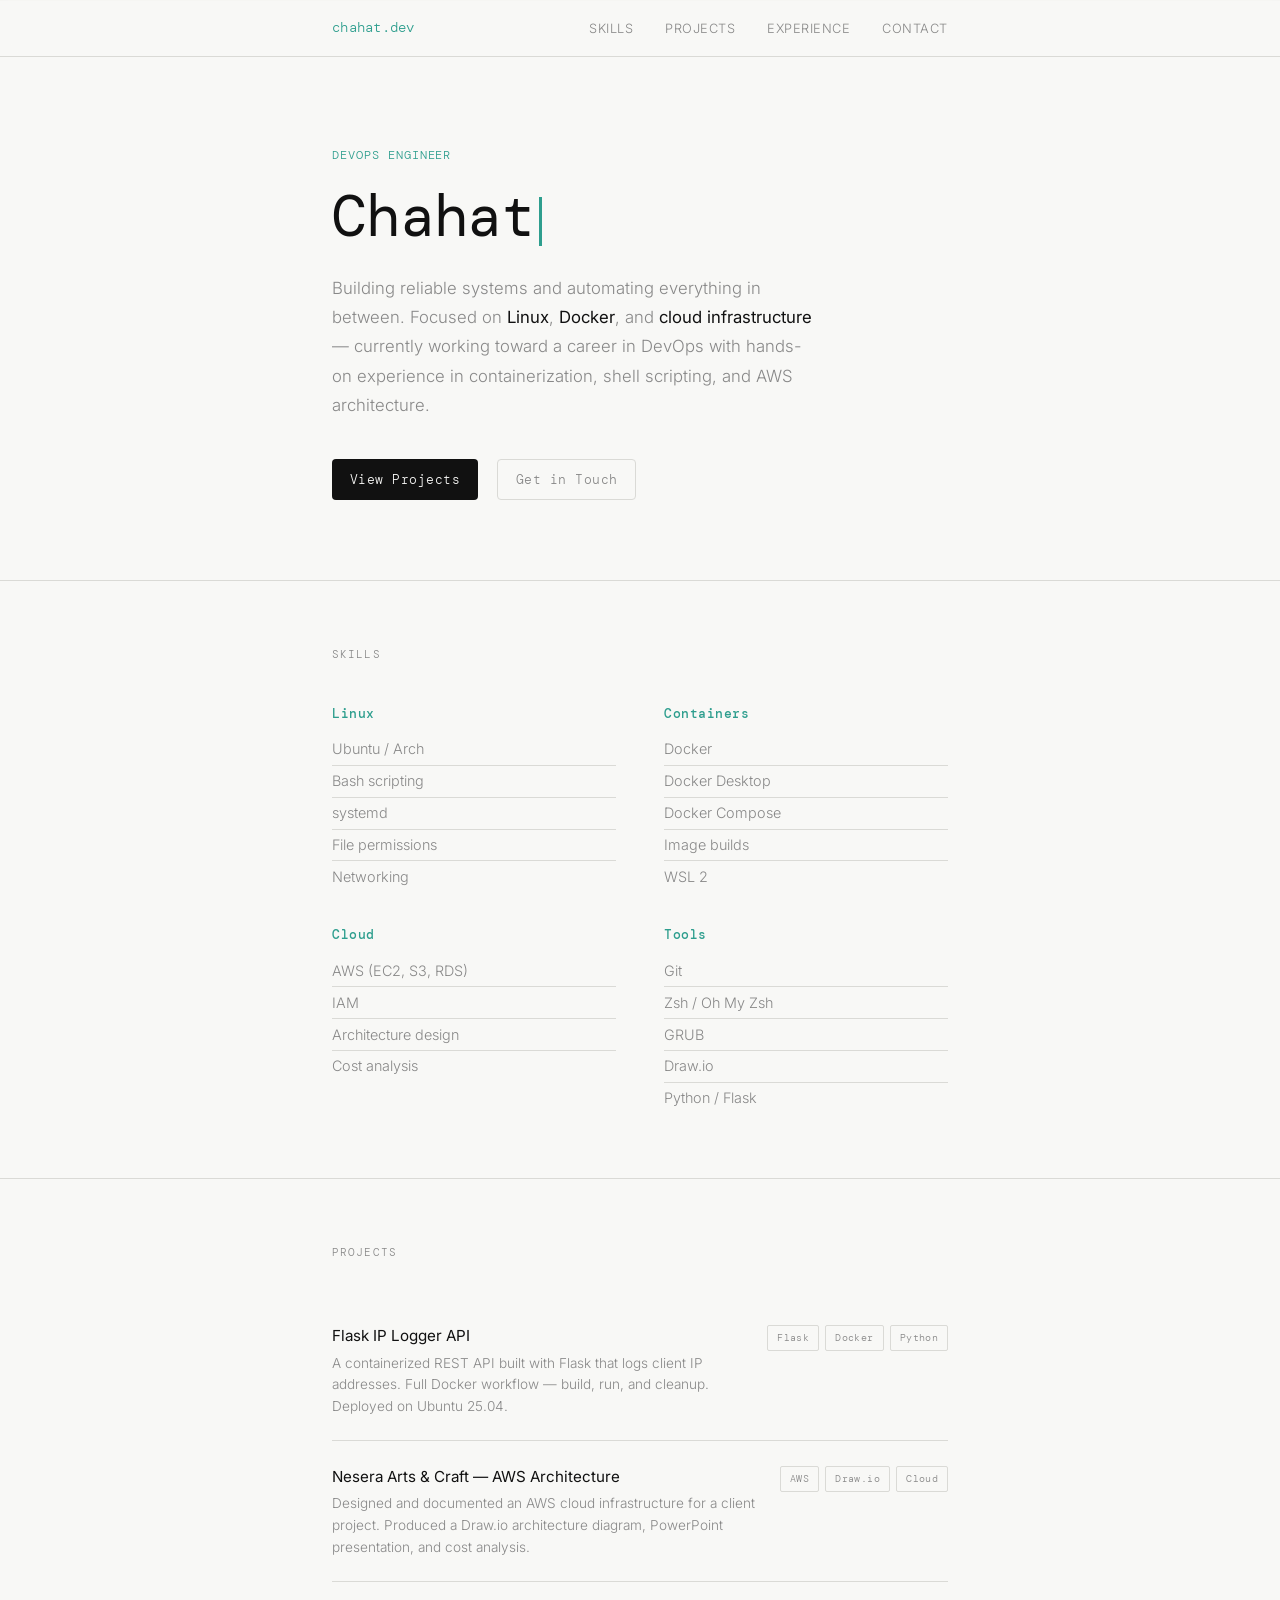
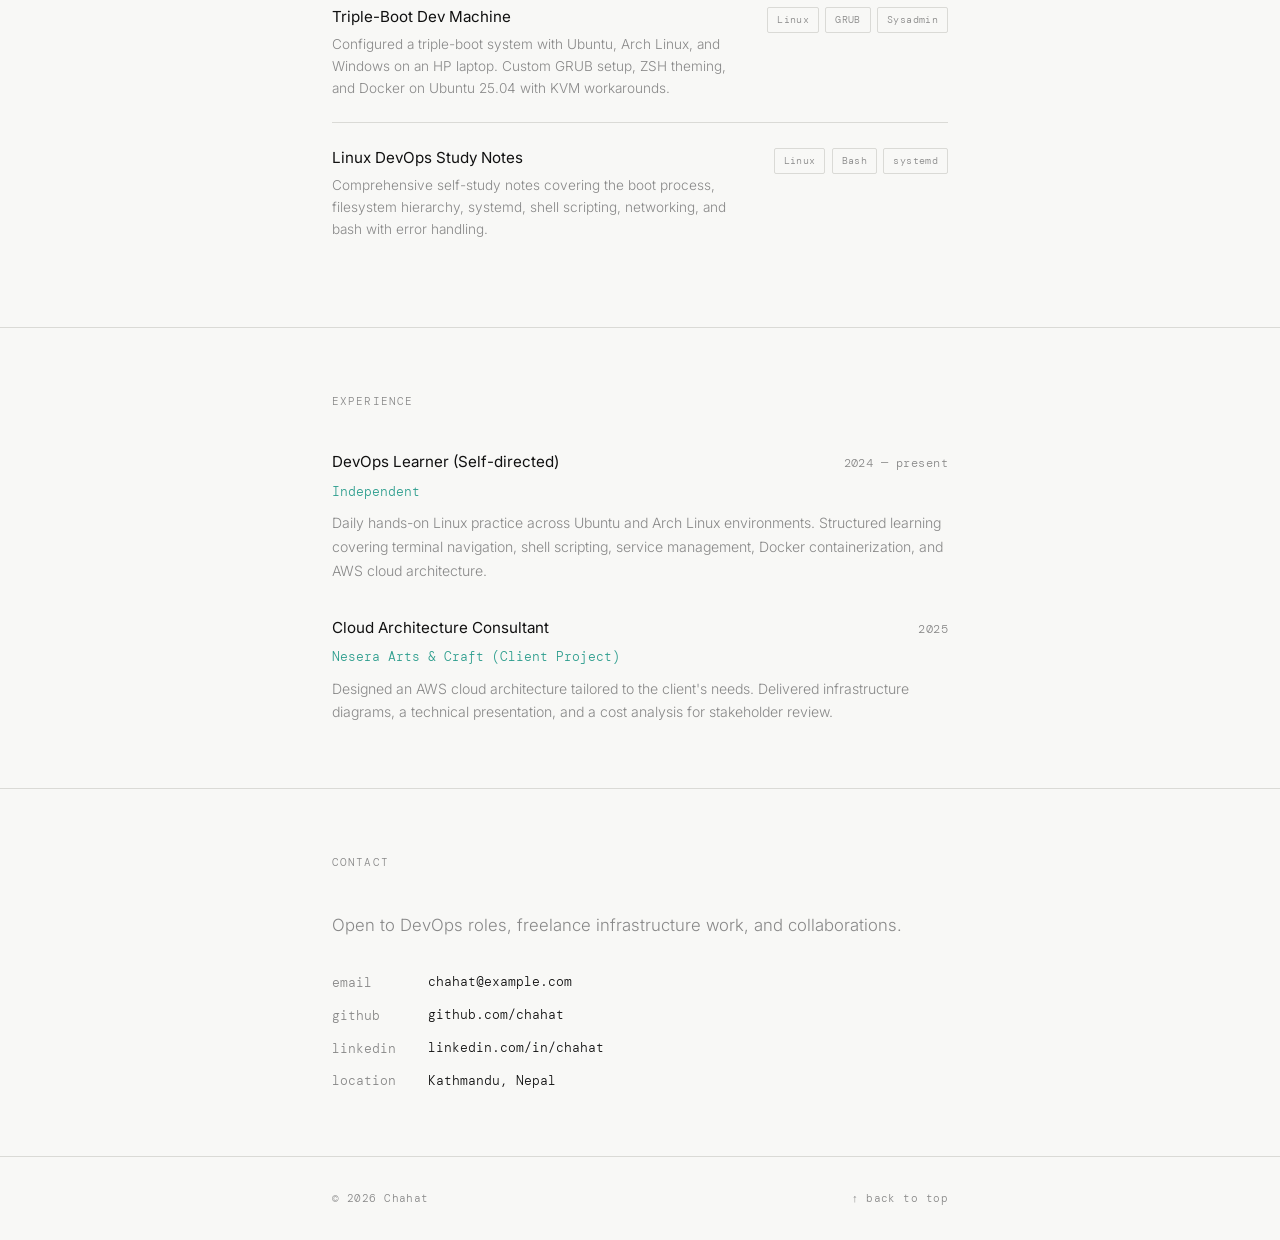
<file: index.html>
<!doctype html>
<html lang="en">
  <head>
    <meta charset="UTF-8" />
    <meta name="viewport" content="width=device-width, initial-scale=1.0" />
    <title>Chahat — DevOps Engineer</title>
    <link rel="preconnect" href="https://fonts.googleapis.com" />
    <link rel="preconnect" href="https://fonts.gstatic.com" crossorigin />
    <link
      href="https://fonts.googleapis.com/css2?family=DM+Mono:wght@300;400;500&family=Inter:wght@300;400;500&display=swap"
      rel="stylesheet"
    />

    <style>
      *,
      *::before,
      *::after {
        box-sizing: border-box;
        margin: 0;
        padding: 0;
      }

      :root {
        --bg: #f8f8f6;
        --ink: #111111;
        --mid: #888888;
        --faint: #dadad6;
        --accent: #2e9e8e;
        --mono: "DM Mono", monospace;
        --sans: "Inter", sans-serif;
      }

      html {
        font-size: 16px;
        scroll-behavior: smooth;
      }

      body {
        background: var(--bg);
        color: var(--ink);
        font-family: var(--sans);
        font-weight: 300;
        line-height: 1.7;
        -webkit-font-smoothing: antialiased;
      }

      /* ── Layout ── */
      .container {
        max-width: 680px;
        margin: 0 auto;
        padding: 0 2rem;
      }

      /* ── Nav ── */
      nav {
        position: fixed;
        top: 0;
        left: 0;
        right: 0;
        z-index: 100;
        background: rgba(248, 248, 246, 0.85);
        backdrop-filter: blur(8px);
        border-bottom: 1px solid var(--faint);
      }

      nav .container {
        display: flex;
        align-items: center;
        justify-content: space-between;
        height: 56px;
      }

      .nav-logo {
        font-family: var(--mono);
        font-size: 0.85rem;
        color: var(--accent);
        text-decoration: none;
        letter-spacing: 0.02em;
      }

      .nav-links {
        display: flex;
        gap: 2rem;
        list-style: none;
      }

      .nav-links a {
        font-size: 0.8rem;
        color: var(--mid);
        text-decoration: none;
        letter-spacing: 0.04em;
        text-transform: uppercase;
        transition: color 0.2s;
      }

      .nav-links a:hover {
        color: var(--ink);
      }

      /* ── Hero ── */
      #hero {
        padding: 9rem 0 5rem;
      }

      .eyebrow {
        font-family: var(--mono);
        font-size: 0.75rem;
        color: var(--accent);
        letter-spacing: 0.08em;
        text-transform: uppercase;
        margin-bottom: 1.2rem;
      }

      h1 {
        font-family: var(--mono);
        font-size: clamp(2.4rem, 6vw, 3.6rem);
        font-weight: 400;
        line-height: 1.1;
        letter-spacing: -0.02em;
        margin-bottom: 1.6rem;
      }

      /* Signature element — blinking cursor */
      .cursor {
        display: inline-block;
        width: 3px;
        height: 0.85em;
        background: var(--accent);
        vertical-align: middle;
        margin-left: 4px;
        animation: blink 1.1s step-end infinite;
      }

      @keyframes blink {
        0%,
        100% {
          opacity: 1;
        }
        50% {
          opacity: 0;
        }
      }

      .hero-bio {
        font-size: 1.05rem;
        color: var(--mid);
        max-width: 480px;
        margin-bottom: 2.4rem;
        line-height: 1.75;
      }

      .hero-bio strong {
        color: var(--ink);
        font-weight: 400;
      }

      .hero-links {
        display: flex;
        gap: 1.2rem;
        flex-wrap: wrap;
      }

      .btn {
        display: inline-flex;
        align-items: center;
        gap: 0.4rem;
        font-family: var(--mono);
        font-size: 0.8rem;
        letter-spacing: 0.04em;
        padding: 0.55rem 1.1rem;
        border-radius: 4px;
        text-decoration: none;
        transition: all 0.2s;
      }

      .btn-primary {
        background: var(--ink);
        color: var(--bg);
      }

      .btn-primary:hover {
        background: var(--accent);
      }

      .btn-ghost {
        border: 1px solid var(--faint);
        color: var(--mid);
      }

      .btn-ghost:hover {
        border-color: var(--ink);
        color: var(--ink);
      }

      /* ── Section shared ── */
      section {
        padding: 4rem 0;
        border-top: 1px solid var(--faint);
      }

      .section-label {
        font-family: var(--mono);
        font-size: 0.7rem;
        letter-spacing: 0.1em;
        text-transform: uppercase;
        color: var(--mid);
        margin-bottom: 2.4rem;
      }

      /* ── Skills ── */
      .skills-grid {
        display: grid;
        grid-template-columns: repeat(auto-fill, minmax(200px, 1fr));
        gap: 2rem 3rem;
      }

      .skill-group h3 {
        font-family: var(--mono);
        font-size: 0.8rem;
        font-weight: 500;
        color: var(--accent);
        margin-bottom: 0.6rem;
        letter-spacing: 0.04em;
      }

      .skill-group ul {
        list-style: none;
      }

      .skill-group ul li {
        font-size: 0.9rem;
        color: var(--mid);
        padding: 0.2rem 0;
        border-bottom: 1px solid var(--faint);
      }

      .skill-group ul li:last-child {
        border-bottom: none;
      }

      /* ── Projects ── */
      .project-list {
        display: flex;
        flex-direction: column;
        gap: 0;
      }

      .project-item {
        display: grid;
        grid-template-columns: 1fr auto;
        align-items: start;
        gap: 1rem;
        padding: 1.4rem 0;
        border-bottom: 1px solid var(--faint);
        cursor: default;
        transition: padding-left 0.2s;
      }

      .project-item:last-child {
        border-bottom: none;
      }
      .project-item:hover {
        padding-left: 0.5rem;
      }

      .project-name {
        font-size: 0.95rem;
        font-weight: 400;
        margin-bottom: 0.25rem;
      }

      .project-desc {
        font-size: 0.85rem;
        color: var(--mid);
        line-height: 1.6;
      }

      .project-tags {
        display: flex;
        gap: 0.4rem;
        flex-wrap: wrap;
        justify-content: flex-end;
        padding-top: 0.15rem;
      }

      .tag {
        font-family: var(--mono);
        font-size: 0.65rem;
        letter-spacing: 0.04em;
        padding: 0.2rem 0.55rem;
        border: 1px solid var(--faint);
        border-radius: 2px;
        color: var(--mid);
        white-space: nowrap;
      }

      /* ── Experience ── */
      .experience-list {
        display: flex;
        flex-direction: column;
        gap: 2rem;
      }

      .exp-item {
      }

      .exp-header {
        display: flex;
        justify-content: space-between;
        align-items: baseline;
        margin-bottom: 0.35rem;
        flex-wrap: wrap;
        gap: 0.5rem;
      }

      .exp-role {
        font-size: 0.95rem;
        font-weight: 400;
      }

      .exp-period {
        font-family: var(--mono);
        font-size: 0.72rem;
        color: var(--mid);
        letter-spacing: 0.04em;
      }

      .exp-company {
        font-size: 0.82rem;
        color: var(--accent);
        margin-bottom: 0.5rem;
        font-family: var(--mono);
      }

      .exp-desc {
        font-size: 0.88rem;
        color: var(--mid);
        line-height: 1.7;
      }

      /* ── Contact ── */
      #contact {
        border-bottom: 1px solid var(--faint);
      }

      .contact-line {
        font-size: 1.05rem;
        color: var(--mid);
        margin-bottom: 2rem;
      }

      .contact-links {
        display: flex;
        flex-direction: column;
        gap: 0.6rem;
      }

      .contact-row {
        display: flex;
        align-items: center;
        gap: 1rem;
        font-family: var(--mono);
        font-size: 0.82rem;
      }

      .contact-key {
        color: var(--mid);
        min-width: 80px;
      }

      .contact-val {
        color: var(--ink);
        text-decoration: none;
        border-bottom: 1px solid transparent;
        transition:
          border-color 0.2s,
          color 0.2s;
      }

      .contact-val:hover {
        color: var(--accent);
        border-color: var(--accent);
      }

      /* ── Footer ── */
      footer {
        padding: 2rem 0;
      }

      footer .container {
        display: flex;
        justify-content: space-between;
        align-items: center;
        flex-wrap: wrap;
        gap: 0.5rem;
      }

      .footer-copy {
        font-family: var(--mono);
        font-size: 0.7rem;
        color: var(--mid);
        letter-spacing: 0.04em;
      }

      .footer-back {
        font-family: var(--mono);
        font-size: 0.7rem;
        color: var(--mid);
        text-decoration: none;
        letter-spacing: 0.04em;
        transition: color 0.2s;
      }

      .footer-back:hover {
        color: var(--accent);
      }

      /* ── Scroll reveal ── */
      .reveal {
        opacity: 0;
        transform: translateY(18px);
        transition:
          opacity 0.5s ease,
          transform 0.5s ease;
      }

      .reveal.visible {
        opacity: 1;
        transform: translateY(0);
      }

      /* ── Mobile ── */
      @media (max-width: 560px) {
        .nav-links {
          gap: 1.2rem;
        }
        .skills-grid {
          grid-template-columns: 1fr 1fr;
          gap: 1.5rem 1.5rem;
        }
        .project-item {
          grid-template-columns: 1fr;
        }
        .project-tags {
          justify-content: flex-start;
        }
        footer .container {
          flex-direction: column;
          align-items: flex-start;
        }
      }

      @media (prefers-reduced-motion: reduce) {
        .cursor {
          animation: none;
        }
        .reveal {
          opacity: 1;
          transform: none;
          transition: none;
        }
      }
    </style>
  </head>
  <body>
    <!-- ── Nav ── -->
    <nav>
      <div class="container">
        <a href="#hero" class="nav-logo">chahat.dev</a>
        <ul class="nav-links">
          <li><a href="#skills">Skills</a></li>
          <li><a href="#projects">Projects</a></li>
          <li><a href="#experience">Experience</a></li>
          <li><a href="#contact">Contact</a></li>
        </ul>
      </div>
    </nav>

    <!-- ── Hero ── -->
    <section id="hero">
      <div class="container">
        <p class="eyebrow">DevOps Engineer</p>
        <h1>Chahat<span class="cursor"></span></h1>
        <p class="hero-bio">
          Building reliable systems and automating everything in between.
          Focused on <strong>Linux</strong>, <strong>Docker</strong>, and
          <strong>cloud infrastructure</strong> — currently working toward a
          career in DevOps with hands-on experience in containerization, shell
          scripting, and AWS architecture.
        </p>
        <div class="hero-links">
          <a href="#projects" class="btn btn-primary">View Projects</a>
          <a href="#contact" class="btn btn-ghost">Get in Touch</a>
        </div>
      </div>
    </section>

    <!-- ── Skills ── -->
    <section id="skills">
      <div class="container reveal">
        <p class="section-label">Skills</p>
        <div class="skills-grid">
          <div class="skill-group">
            <h3>Linux</h3>
            <ul>
              <li>Ubuntu / Arch</li>
              <li>Bash scripting</li>
              <li>systemd</li>
              <li>File permissions</li>
              <li>Networking</li>
            </ul>
          </div>
          <div class="skill-group">
            <h3>Containers</h3>
            <ul>
              <li>Docker</li>
              <li>Docker Desktop</li>
              <li>Docker Compose</li>
              <li>Image builds</li>
              <li>WSL 2</li>
            </ul>
          </div>
          <div class="skill-group">
            <h3>Cloud</h3>
            <ul>
              <li>AWS (EC2, S3, RDS)</li>
              <li>IAM</li>
              <li>Architecture design</li>
              <li>Cost analysis</li>
            </ul>
          </div>
          <div class="skill-group">
            <h3>Tools</h3>
            <ul>
              <li>Git</li>
              <li>Zsh / Oh My Zsh</li>
              <li>GRUB</li>
              <li>Draw.io</li>
              <li>Python / Flask</li>
            </ul>
          </div>
        </div>
      </div>
    </section>

    <!-- ── Projects ── -->
    <section id="projects">
      <div class="container reveal">
        <p class="section-label">Projects</p>
        <div class="project-list">
          <div class="project-item">
            <div>
              <p class="project-name">Flask IP Logger API</p>
              <p class="project-desc">
                A containerized REST API built with Flask that logs client IP
                addresses. Full Docker workflow — build, run, and cleanup.
                Deployed on Ubuntu 25.04.
              </p>
            </div>
            <div class="project-tags">
              <span class="tag">Flask</span>
              <span class="tag">Docker</span>
              <span class="tag">Python</span>
            </div>
          </div>

          <div class="project-item">
            <div>
              <p class="project-name">Nesera Arts & Craft — AWS Architecture</p>
              <p class="project-desc">
                Designed and documented an AWS cloud infrastructure for a client
                project. Produced a Draw.io architecture diagram, PowerPoint
                presentation, and cost analysis.
              </p>
            </div>
            <div class="project-tags">
              <span class="tag">AWS</span>
              <span class="tag">Draw.io</span>
              <span class="tag">Cloud</span>
            </div>
          </div>

          <div class="project-item">
            <div>
              <p class="project-name">Triple-Boot Dev Machine</p>
              <p class="project-desc">
                Configured a triple-boot system with Ubuntu, Arch Linux, and
                Windows on an HP laptop. Custom GRUB setup, ZSH theming, and
                Docker on Ubuntu 25.04 with KVM workarounds.
              </p>
            </div>
            <div class="project-tags">
              <span class="tag">Linux</span>
              <span class="tag">GRUB</span>
              <span class="tag">Sysadmin</span>
            </div>
          </div>

          <div class="project-item">
            <div>
              <p class="project-name">Linux DevOps Study Notes</p>
              <p class="project-desc">
                Comprehensive self-study notes covering the boot process,
                filesystem hierarchy, systemd, shell scripting, networking, and
                bash with error handling.
              </p>
            </div>
            <div class="project-tags">
              <span class="tag">Linux</span>
              <span class="tag">Bash</span>
              <span class="tag">systemd</span>
            </div>
          </div>
        </div>
      </div>
    </section>

    <!-- ── Experience ── -->
    <section id="experience">
      <div class="container reveal">
        <p class="section-label">Experience</p>
        <div class="experience-list">
          <div class="exp-item">
            <div class="exp-header">
              <span class="exp-role">DevOps Learner (Self-directed)</span>
              <span class="exp-period">2024 — present</span>
            </div>
            <p class="exp-company">Independent</p>
            <p class="exp-desc">
              Daily hands-on Linux practice across Ubuntu and Arch Linux
              environments. Structured learning covering terminal navigation,
              shell scripting, service management, Docker containerization, and
              AWS cloud architecture.
            </p>
          </div>

          <div class="exp-item">
            <div class="exp-header">
              <span class="exp-role">Cloud Architecture Consultant</span>
              <span class="exp-period">2025</span>
            </div>
            <p class="exp-company">Nesera Arts & Craft (Client Project)</p>
            <p class="exp-desc">
              Designed an AWS cloud architecture tailored to the client's needs.
              Delivered infrastructure diagrams, a technical presentation, and a
              cost analysis for stakeholder review.
            </p>
          </div>
        </div>
      </div>
    </section>

    <!-- ── Contact ── -->
    <section id="contact">
      <div class="container reveal">
        <p class="section-label">Contact</p>
        <p class="contact-line">
          Open to DevOps roles, freelance infrastructure work, and
          collaborations.
        </p>
        <div class="contact-links">
          <div class="contact-row">
            <span class="contact-key">email</span>
            <a href="mailto:chahat.bs01@gmail.com" class="contact-val"
              >chahat@example.com</a
            >
          </div>
          <div class="contact-row">
            <span class="contact-key">github</span>
            <a
              href="https://github.com/lilchahat"
              target="_blank"
              rel="noopener"
              class="contact-val"
              >github.com/chahat</a
            >
          </div>
          <div class="contact-row">
            <span class="contact-key">linkedin</span>
            <a
              href="https://www.linkedin.com/in/chahat-r-s-rathour-414906338/"
              target="_blank"
              rel="noopener"
              class="contact-val"
              >linkedin.com/in/chahat</a
            >
          </div>
          <div class="contact-row">
            <span class="contact-key">location</span>
            <span
              class="contact-val"
              style="border-bottom: none; cursor: default"
              >Kathmandu, Nepal</span
            >
          </div>
        </div>
      </div>
    </section>

    <!-- ── Footer ── -->
    <footer>
      <div class="container">
        <span class="footer-copy">© 2026 Chahat</span>
        <a href="#hero" class="footer-back">↑ back to top</a>
      </div>
    </footer>

    <script>
      // Scroll reveal
      const observer = new IntersectionObserver(
        (entries) => {
          entries.forEach((e) => {
            if (e.isIntersecting) {
              e.target.classList.add("visible");
              observer.unobserve(e.target);
            }
          });
        },
        { threshold: 0.1 },
      );

      document
        .querySelectorAll(".reveal")
        .forEach((el) => observer.observe(el));

      // Smooth active nav highlight
      const sections = document.querySelectorAll("section[id]");
      const navLinks = document.querySelectorAll(".nav-links a");

      const navObserver = new IntersectionObserver(
        (entries) => {
          entries.forEach((e) => {
            if (e.isIntersecting) {
              navLinks.forEach((a) => {
                a.style.color =
                  a.getAttribute("href") === `#${e.target.id}`
                    ? "var(--ink)"
                    : "";
              });
            }
          });
        },
        { rootMargin: "-40% 0px -55% 0px" },
      );

      sections.forEach((s) => navObserver.observe(s));
    </script>
  </body>
</html>
</file>
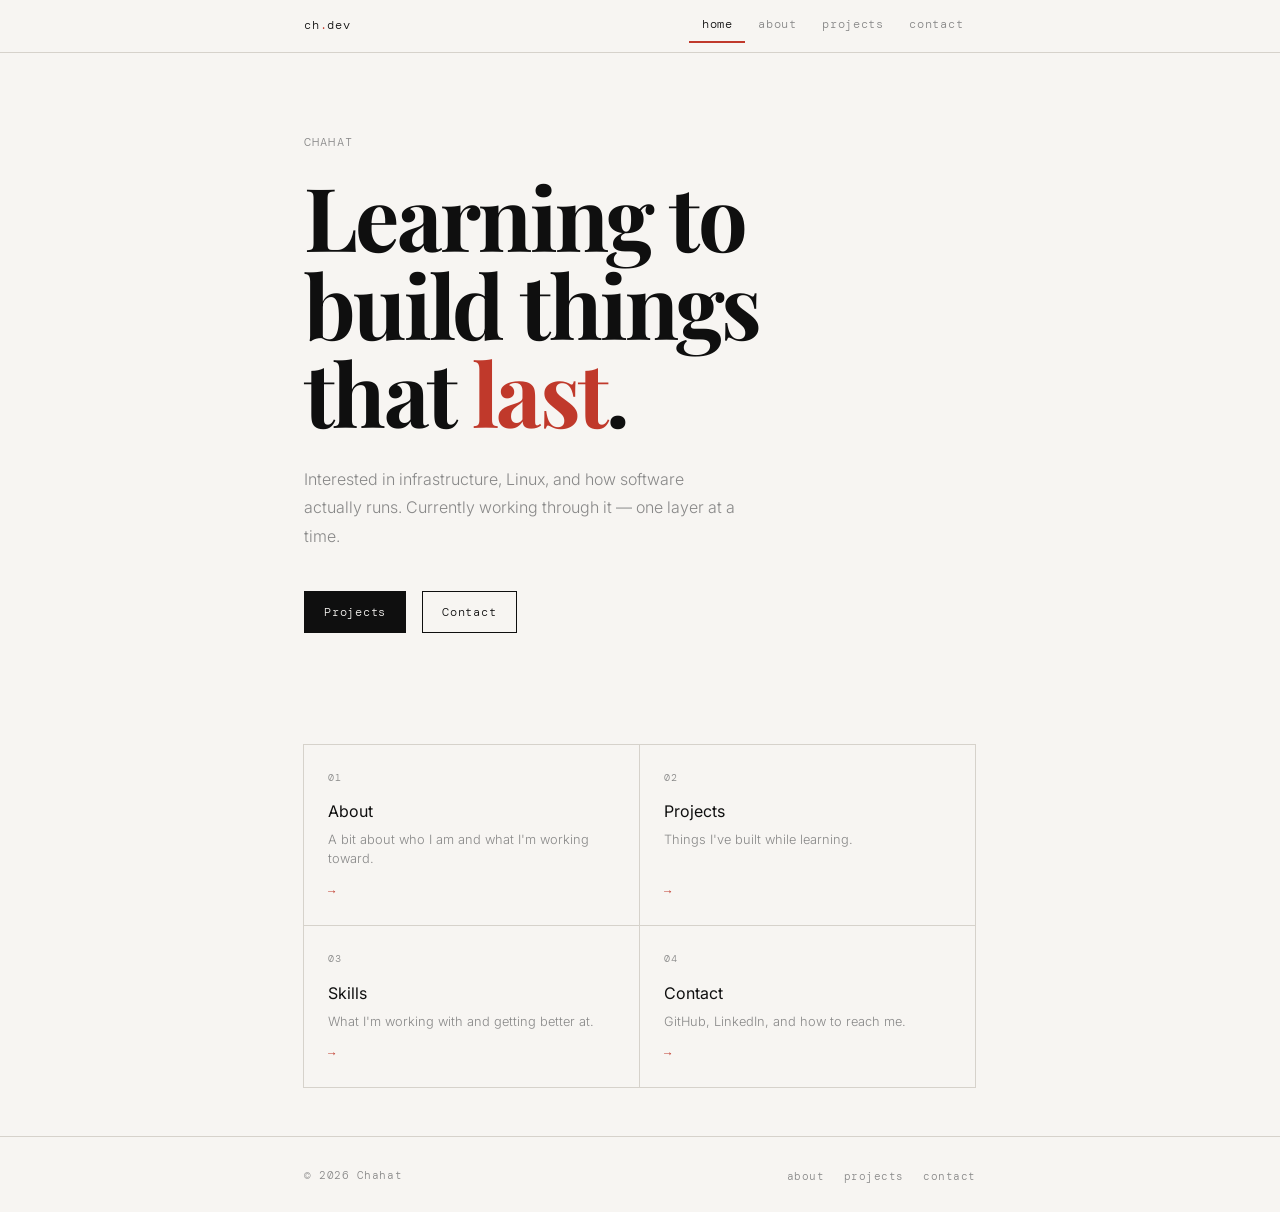
<file: docs/index.html>
<!DOCTYPE html>
<html lang="en">
<head>
  <meta charset="UTF-8" />
  <meta name="viewport" content="width=device-width, initial-scale=1.0" />
  <title>Chahat</title>
  <link rel="preconnect" href="https://fonts.googleapis.com" />
  <link rel="preconnect" href="https://fonts.gstatic.com" crossorigin />
  <link href="https://fonts.googleapis.com/css2?family=DM+Mono:wght@300;400;500&family=Inter:wght@300;400;500&family=Playfair+Display:wght@700&display=swap" rel="stylesheet" />
  <link rel="stylesheet" href="css/base.css" />
  <link rel="stylesheet" href="css/home.css" />
</head>
<body>

  <nav>
    <div class="wrap">
      <a href="index.html" class="nav-logo">ch<span>.</span>dev</a>
      <ul class="nav-links">
        <li><a href="index.html" class="active">home</a></li>
        <li><a href="about.html">about</a></li>
        <li><a href="projects.html">projects</a></li>
        <li><a href="contact.html">contact</a></li>
      </ul>
    </div>
  </nav>

  <main>
    <div class="wrap">

      <section class="hero">
        <p class="hero-eyebrow">Chahat</p>
        <h1>Learning to<br>build things<br>that <em>last</em>.</h1>
        <p class="hero-bio">
          Interested in infrastructure, Linux, and how software actually runs.
          Currently working through it — one layer at a time.
        </p>
        <div class="hero-actions">
          <a href="projects.html" class="btn btn-fill">Projects</a>
          <a href="contact.html" class="btn btn-outline">Contact</a>
        </div>
      </section>

      <section class="quick-links">
        <div class="ql-grid">

          <a href="about.html" class="ql-item">
            <div>
              <p class="ql-num">01</p>
              <p class="ql-label">About</p>
              <p class="ql-desc">A bit about who I am and what I'm working toward.</p>
            </div>
            <span class="ql-arrow">→</span>
          </a>

          <a href="projects.html" class="ql-item">
            <div>
              <p class="ql-num">02</p>
              <p class="ql-label">Projects</p>
              <p class="ql-desc">Things I've built while learning.</p>
            </div>
            <span class="ql-arrow">→</span>
          </a>

          <a href="projects.html#skills" class="ql-item">
            <div>
              <p class="ql-num">03</p>
              <p class="ql-label">Skills</p>
              <p class="ql-desc">What I'm working with and getting better at.</p>
            </div>
            <span class="ql-arrow">→</span>
          </a>

          <a href="contact.html" class="ql-item">
            <div>
              <p class="ql-num">04</p>
              <p class="ql-label">Contact</p>
              <p class="ql-desc">GitHub, LinkedIn, and how to reach me.</p>
            </div>
            <span class="ql-arrow">→</span>
          </a>

        </div>
      </section>

    </div>
  </main>

  <footer>
    <div class="wrap">
      <span class="footer-copy">© 2026 Chahat</span>
      <ul class="footer-nav">
        <li><a href="about.html">about</a></li>
        <li><a href="projects.html">projects</a></li>
        <li><a href="contact.html">contact</a></li>
      </ul>
    </div>
  </footer>

</body>
</html>
</file>
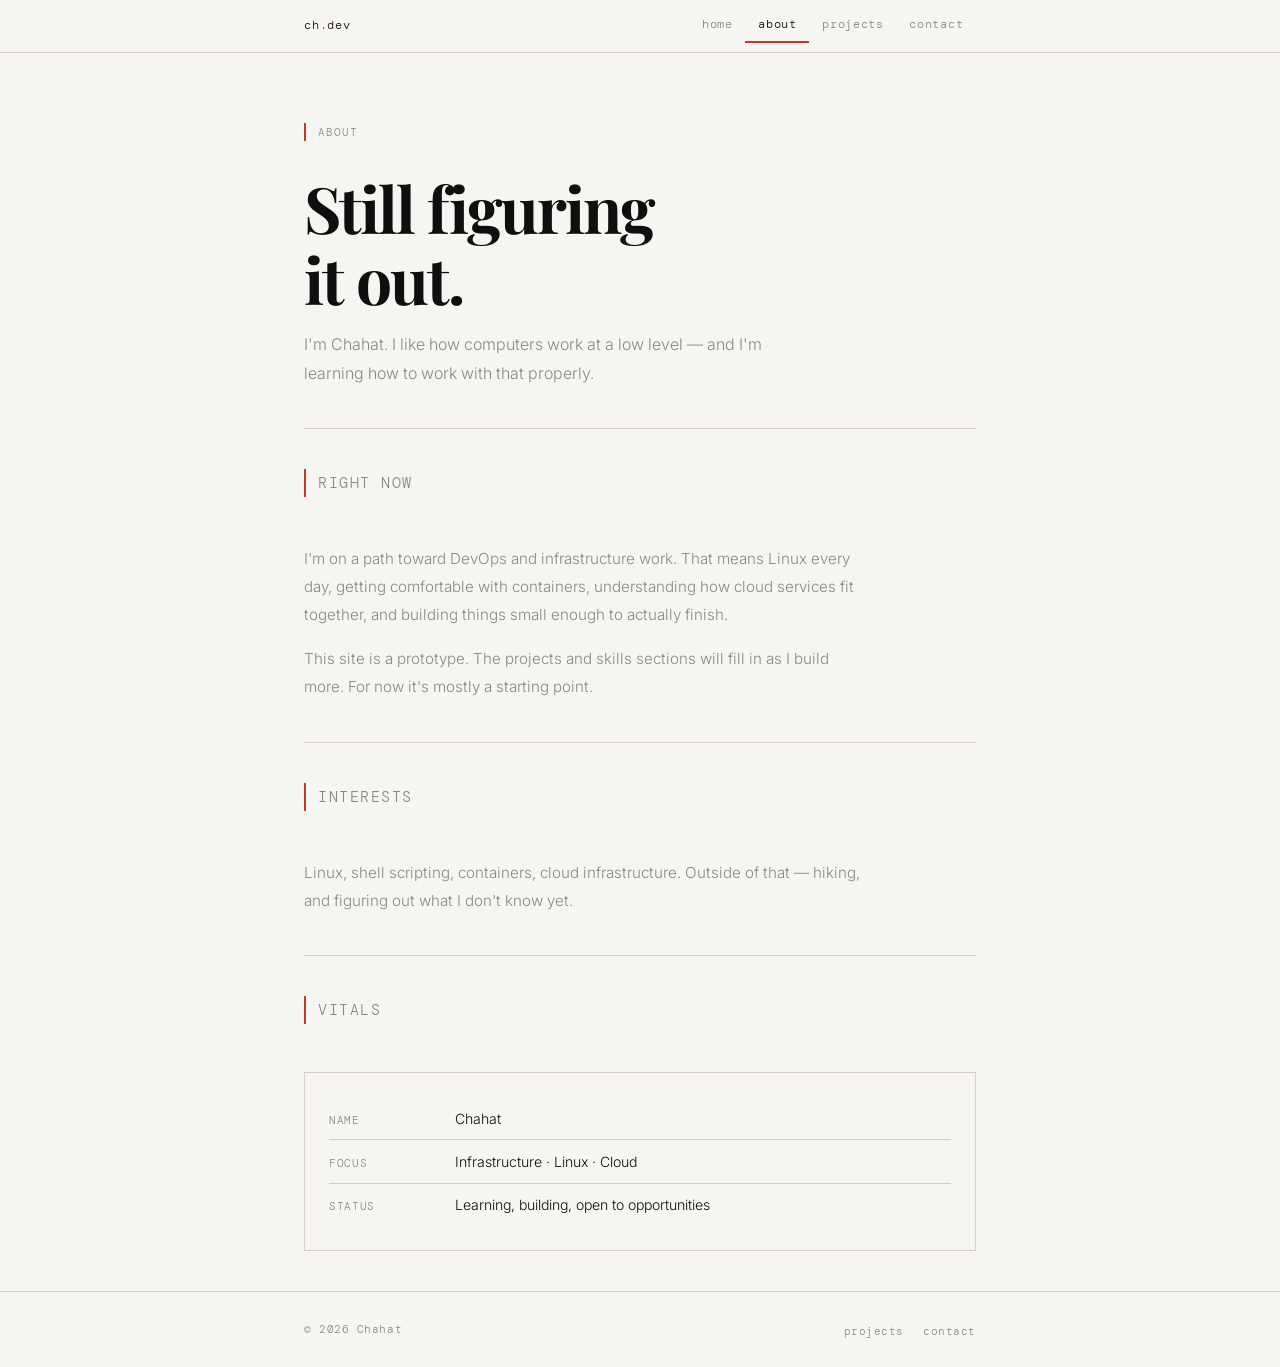
<file: docs/about.html>
<!doctype html>
<html lang="en">
  <head>
    <meta charset="UTF-8" />
    <meta name="viewport" content="width=device-width, initial-scale=1.0" />
    <title>About — Chahat</title>
    <link rel="preconnect" href="https://fonts.googleapis.com" />
    <link rel="preconnect" href="https://fonts.gstatic.com" crossorigin />
    <link
      href="https://fonts.googleapis.com/css2?family=DM+Mono:wght@300;400;500&family=Inter:wght@300;400;500&family=Playfair+Display:wght@700&display=swap"
      rel="stylesheet"
    />
    <link rel="stylesheet" href="css/base.css" />
    <link rel="stylesheet" href="css/about.css" />
  </head>
  <body>
    <nav>
      <div class="wrap">
        <a href="index.html" class="nav-logo">ch<span>.</span>dev</a>
        <ul class="nav-links">
          <li><a href="index.html">home</a></li>
          <li><a href="about.html" class="active">about</a></li>
          <li><a href="projects.html">projects</a></li>
          <li><a href="contact.html">contact</a></li>
        </ul>
      </div>
    </nav>

    <main>
      <div class="wrap">
        <header class="page-header">
          <p class="sec-label">About</p>
          <h1>Still figuring<br />it out.</h1>
          <p class="lead">
            I'm Chahat. I like how computers work at a low level — and I'm
            learning how to work with that properly.
          </p>
        </header>

        <section class="about-section">
          <p class="sec-label">Right now</p>
          <p>
            I'm on a path toward DevOps and infrastructure work. That means
            Linux every day, getting comfortable with containers, understanding
            how cloud services fit together, and building things small enough to
            actually finish.
          </p>
          <p>
            This site is a prototype. The projects and skills sections will fill
            in as I build more. For now it's mostly a starting point.
          </p>
        </section>

        <section class="about-section">
          <p class="sec-label">Interests</p>
          <p>
            Linux, shell scripting, containers, cloud infrastructure. Outside of
            that — hiking, and figuring out what I don't know yet.
          </p>
        </section>

        <section class="about-section">
          <p class="sec-label">Vitals</p>
          <div class="vitals">
            <div class="vitals-row">
              <span class="vitals-key">Name</span>
              <span class="vitals-val">Chahat</span>
            </div>
            <div class="vitals-row">
              <span class="vitals-key">Focus</span>
              <span class="vitals-val">Infrastructure · Linux · Cloud</span>
            </div>
            <div class="vitals-row">
              <span class="vitals-key">Status</span>
              <span class="vitals-val"
                >Learning, building, open to opportunities</span
              >
            </div>
          </div>
        </section>
      </div>
    </main>

    <footer>
      <div class="wrap">
        <span class="footer-copy">© 2026 Chahat</span>
        <ul class="footer-nav">
          <li><a href="projects.html">projects</a></li>
          <li><a href="contact.html">contact</a></li>
        </ul>
      </div>
    </footer>
  </body>
</html>
</file>
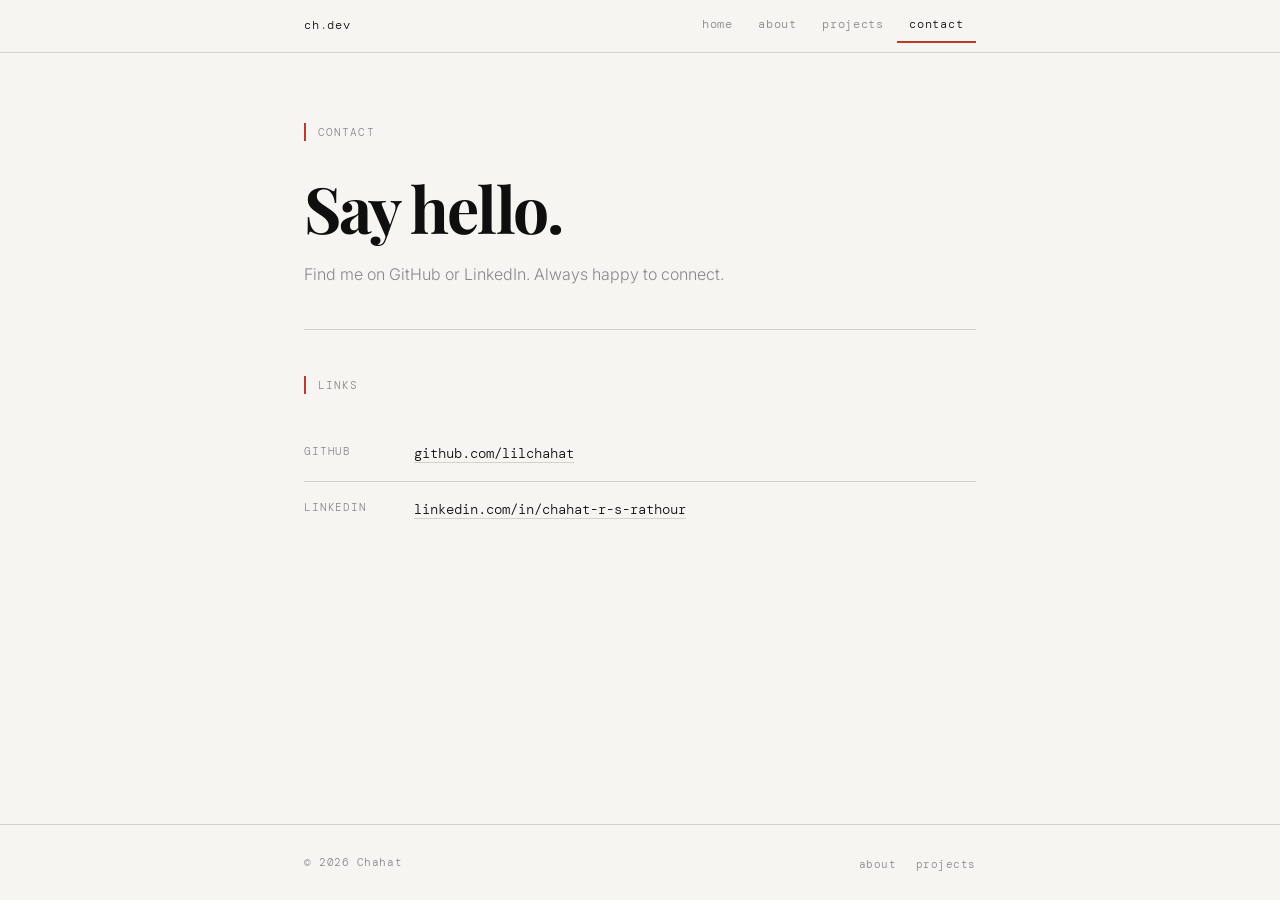
<file: docs/contact.html>
<!DOCTYPE html>
<html lang="en">
<head>
  <meta charset="UTF-8" />
  <meta name="viewport" content="width=device-width, initial-scale=1.0" />
  <title>Contact — Chahat</title>
  <link rel="preconnect" href="https://fonts.googleapis.com" />
  <link rel="preconnect" href="https://fonts.gstatic.com" crossorigin />
  <link href="https://fonts.googleapis.com/css2?family=DM+Mono:wght@300;400;500&family=Inter:wght@300;400;500&family=Playfair+Display:wght@700&display=swap" rel="stylesheet" />
  <link rel="stylesheet" href="css/base.css" />
  <link rel="stylesheet" href="css/contact.css" />
</head>
<body>

  <nav>
    <div class="wrap">
      <a href="index.html" class="nav-logo">ch<span>.</span>dev</a>
      <ul class="nav-links">
        <li><a href="index.html">home</a></li>
        <li><a href="about.html">about</a></li>
        <li><a href="projects.html">projects</a></li>
        <li><a href="contact.html" class="active">contact</a></li>
      </ul>
    </div>
  </nav>

  <main>
    <div class="wrap">

      <header class="page-header">
        <p class="sec-label">Contact</p>
        <h1>Say hello.</h1>
        <p class="lead">
          Find me on GitHub or LinkedIn. Always happy to connect.
        </p>
      </header>

      <section class="contact-section">
        <p class="sec-label">Links</p>
        <table class="contact-table">
          <tbody>
            <tr>
              <td class="ct-key">GitHub</td>
              <td class="ct-val">
                <a href="https://github.com/lilchahat" target="_blank" rel="noopener" class="mono">github.com/lilchahat</a>
              </td>
            </tr>
            <tr>
              <td class="ct-key">LinkedIn</td>
              <td class="ct-val">
                <a href="https://www.linkedin.com/in/chahat-r-s-rathour-414906338/" target="_blank" rel="noopener" class="mono">linkedin.com/in/chahat-r-s-rathour</a>
              </td>
            </tr>
          </tbody>
        </table>
      </section>

    </div>
  </main>

  <footer>
    <div class="wrap">
      <span class="footer-copy">© 2026 Chahat</span>
      <ul class="footer-nav">
        <li><a href="about.html">about</a></li>
        <li><a href="projects.html">projects</a></li>
      </ul>
    </div>
  </footer>

</body>
</html>
</file>
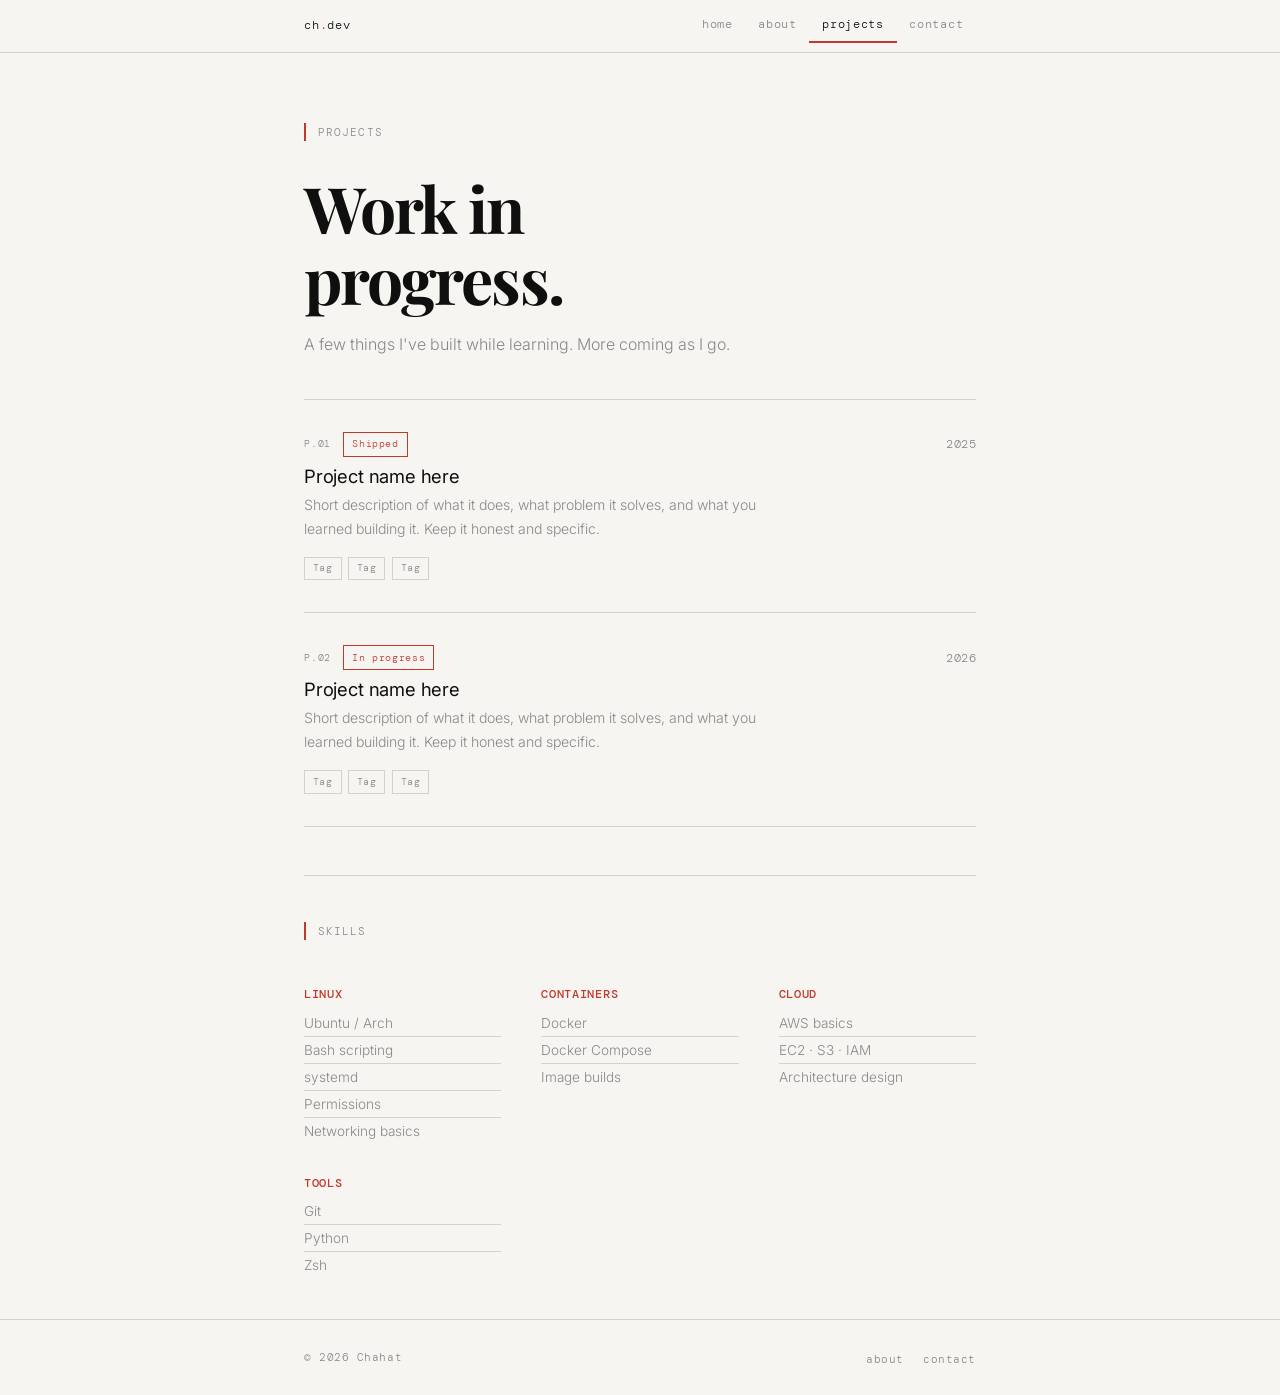
<file: docs/projects.html>
<!DOCTYPE html>
<html lang="en">
<head>
  <meta charset="UTF-8" />
  <meta name="viewport" content="width=device-width, initial-scale=1.0" />
  <title>Projects — Chahat</title>
  <link rel="preconnect" href="https://fonts.googleapis.com" />
  <link rel="preconnect" href="https://fonts.gstatic.com" crossorigin />
  <link href="https://fonts.googleapis.com/css2?family=DM+Mono:wght@300;400;500&family=Inter:wght@300;400;500&family=Playfair+Display:wght@700&display=swap" rel="stylesheet" />
  <link rel="stylesheet" href="css/base.css" />
  <link rel="stylesheet" href="css/projects.css" />
</head>
<body>

  <nav>
    <div class="wrap">
      <a href="index.html" class="nav-logo">ch<span>.</span>dev</a>
      <ul class="nav-links">
        <li><a href="index.html">home</a></li>
        <li><a href="about.html">about</a></li>
        <li><a href="projects.html" class="active">projects</a></li>
        <li><a href="contact.html">contact</a></li>
      </ul>
    </div>
  </nav>

  <main>
    <div class="wrap">

      <header class="page-header">
        <p class="sec-label">Projects</p>
        <h1>Work in<br>progress.</h1>
        <p class="lead">
          A few things I've built while learning. More coming as I go.
        </p>
      </header>

      <div class="project-list">

        <article class="proj">
          <div>
            <div class="proj-meta">
              <span class="proj-num">P.01</span>
              <span class="proj-status">Shipped</span>
            </div>
            <h2>Project name here</h2>
            <p class="proj-desc">
              Short description of what it does, what problem it solves,
              and what you learned building it. Keep it honest and specific.
            </p>
            <div class="proj-tags">
              <span class="tag">Tag</span>
              <span class="tag">Tag</span>
              <span class="tag">Tag</span>
            </div>
          </div>
          <span class="proj-year">2025</span>
        </article>

        <article class="proj">
          <div>
            <div class="proj-meta">
              <span class="proj-num">P.02</span>
              <span class="proj-status">In progress</span>
            </div>
            <h2>Project name here</h2>
            <p class="proj-desc">
              Short description of what it does, what problem it solves,
              and what you learned building it. Keep it honest and specific.
            </p>
            <div class="proj-tags">
              <span class="tag">Tag</span>
              <span class="tag">Tag</span>
              <span class="tag">Tag</span>
            </div>
          </div>
          <span class="proj-year">2026</span>
        </article>

      </div>

      <section class="skills-section" id="skills">
        <p class="sec-label">Skills</p>
        <div class="skills-grid">

          <div class="skill-group">
            <h3>Linux</h3>
            <ul>
              <li>Ubuntu / Arch</li>
              <li>Bash scripting</li>
              <li>systemd</li>
              <li>Permissions</li>
              <li>Networking basics</li>
            </ul>
          </div>

          <div class="skill-group">
            <h3>Containers</h3>
            <ul>
              <li>Docker</li>
              <li>Docker Compose</li>
              <li>Image builds</li>
            </ul>
          </div>

          <div class="skill-group">
            <h3>Cloud</h3>
            <ul>
              <li>AWS basics</li>
              <li>EC2 · S3 · IAM</li>
              <li>Architecture design</li>
            </ul>
          </div>

          <div class="skill-group">
            <h3>Tools</h3>
            <ul>
              <li>Git</li>
              <li>Python</li>
              <li>Zsh</li>
            </ul>
          </div>

        </div>
      </section>

    </div>
  </main>

  <footer>
    <div class="wrap">
      <span class="footer-copy">© 2026 Chahat</span>
      <ul class="footer-nav">
        <li><a href="about.html">about</a></li>
        <li><a href="contact.html">contact</a></li>
      </ul>
    </div>
  </footer>

</body>
</html>
</file>
<file: docs/css/base.css>
/* ─────────────────────────────────────────
   base.css — tokens, reset, typography, nav
   ───────────────────────────────────────── */

/* Tokens */
:root {
  --bg:      #F7F5F2;
  --ink:     #0F0F0F;
  --mid:     #888888;
  --faint:   #D6D2CB;
  --accent:  #C0392B;

  --mono: 'DM Mono', monospace;
  --serif: 'Playfair Display', Georgia, serif;
  --sans: 'Inter', system-ui, sans-serif;

  --max: 720px;
  --side-pad: 1.5rem;
}

/* Reset */
*, *::before, *::after {
  box-sizing: border-box;
  margin: 0;
  padding: 0;
}

html {
  font-size: 16px;
  scroll-behavior: smooth;
  background: var(--bg);
}

body {
  font-family: var(--sans);
  font-weight: 300;
  color: var(--ink);
  background: var(--bg);
  line-height: 1.7;
  -webkit-font-smoothing: antialiased;
  min-height: 100svh;
  display: flex;
  flex-direction: column;
}

img { display: block; max-width: 100%; }
a { color: inherit; text-decoration: none; }

/* ── Layout wrapper ── */
.wrap {
  width: 100%;
  max-width: var(--max);
  margin: 0 auto;
  padding: 0 var(--side-pad);
}

/* ── Nav ── */
nav {
  width: 100%;
  border-bottom: 1px solid var(--faint);
  position: sticky;
  top: 0;
  z-index: 50;
  background: var(--bg);
}

nav .wrap {
  display: flex;
  align-items: center;
  justify-content: space-between;
  height: 52px;
}

.nav-logo {
  font-family: var(--mono);
  font-size: 0.78rem;
  letter-spacing: 0.06em;
  color: var(--ink);
}

.nav-logo span {
  color: var(--accent);
}

.nav-links {
  display: flex;
  gap: 0;
  list-style: none;
}

.nav-links li a {
  font-family: var(--mono);
  font-size: 0.72rem;
  letter-spacing: 0.06em;
  color: var(--mid);
  padding: 0.4rem 0.8rem;
  display: block;
  border-bottom: 2px solid transparent;
  transition: color 0.15s, border-color 0.15s;
  text-transform: lowercase;
}

.nav-links li a:hover,
.nav-links li a.active {
  color: var(--ink);
  border-bottom-color: var(--accent);
}

/* ── Footer ── */
footer {
  margin-top: auto;
  border-top: 1px solid var(--faint);
  padding: 1.5rem 0;
}

footer .wrap {
  display: flex;
  justify-content: space-between;
  align-items: center;
  flex-wrap: wrap;
  gap: 0.5rem;
}

.footer-copy {
  font-family: var(--mono);
  font-size: 0.68rem;
  color: var(--mid);
  letter-spacing: 0.05em;
}

.footer-nav {
  display: flex;
  gap: 1.2rem;
  list-style: none;
}

.footer-nav a {
  font-family: var(--mono);
  font-size: 0.68rem;
  color: var(--mid);
  letter-spacing: 0.05em;
  transition: color 0.15s;
}

.footer-nav a:hover { color: var(--accent); }

/* ── Section block label (signature element) ── */
.sec-label {
  font-family: var(--mono);
  font-size: 0.68rem;
  letter-spacing: 0.1em;
  text-transform: uppercase;
  color: var(--mid);
  padding-left: 0.75rem;
  border-left: 2px solid var(--accent);
  margin-bottom: 2rem;
  display: inline-block;
}

/* ── Divider ── */
.rule {
  border: none;
  border-top: 1px solid var(--faint);
  margin: 3rem 0;
}

/* ── Type scale ── */
h1, h2, h3 {
  font-weight: 400;
  line-height: 1.2;
  letter-spacing: -0.02em;
}

/* ── Utility ── */
.mono { font-family: var(--mono); }
.mid  { color: var(--mid); }
.accent { color: var(--accent); }

/* ── Mobile nav collapse ── */
@media (max-width: 520px) {
  .nav-links li a {
    padding: 0.4rem 0.5rem;
    font-size: 0.68rem;
  }
}

@media (prefers-reduced-motion: reduce) {
  * { transition: none !important; }
}
</file>
<file: docs/css/home.css>
/* ─────────────────────────────────────────
   home.css — index page styles
   ───────────────────────────────────────── */

/* ── Hero ── */
.hero {
  padding: 5rem 0 4rem;
}

.hero-eyebrow {
  font-family: var(--mono);
  font-size: 0.72rem;
  letter-spacing: 0.1em;
  text-transform: uppercase;
  color: var(--mid);
  margin-bottom: 1.2rem;
}

.hero h1 {
  font-family: var(--serif);
  font-size: clamp(3rem, 9vw, 5.5rem);
  font-weight: 700;
  line-height: 1.0;
  letter-spacing: -0.03em;
  margin-bottom: 1.8rem;
}

.hero h1 em {
  font-style: normal;
  color: var(--accent);
}

.hero-bio {
  font-size: 1rem;
  color: var(--mid);
  max-width: 440px;
  line-height: 1.8;
  margin-bottom: 2.5rem;
}

.hero-bio strong {
  color: var(--ink);
  font-weight: 400;
}

.hero-actions {
  display: flex;
  gap: 1rem;
  flex-wrap: wrap;
}

.btn {
  font-family: var(--mono);
  font-size: 0.75rem;
  letter-spacing: 0.06em;
  padding: 0.6rem 1.2rem;
  border: 1px solid var(--ink);
  transition: background 0.2s, color 0.2s;
  display: inline-block;
}

.btn-fill {
  background: var(--ink);
  color: var(--bg);
  border-color: var(--ink);
}

.btn-fill:hover {
  background: var(--accent);
  border-color: var(--accent);
}

.btn-outline {
  background: transparent;
  color: var(--ink);
}

.btn-outline:hover {
  background: var(--ink);
  color: var(--bg);
}

/* ── Status strip ── */
.status-strip {
  padding: 2rem 0;
  border-top: 1px solid var(--faint);
  border-bottom: 1px solid var(--faint);
  display: grid;
  grid-template-columns: repeat(3, 1fr);
  gap: 1.5rem;
}

.status-item {}

.status-key {
  font-family: var(--mono);
  font-size: 0.65rem;
  letter-spacing: 0.08em;
  text-transform: uppercase;
  color: var(--mid);
  margin-bottom: 0.25rem;
}

.status-val {
  font-size: 0.88rem;
  color: var(--ink);
  line-height: 1.4;
}

.status-val a {
  border-bottom: 1px solid var(--faint);
  transition: border-color 0.15s, color 0.15s;
}

.status-val a:hover {
  color: var(--accent);
  border-color: var(--accent);
}

/* ── Quick links ── */
.quick-links {
  padding: 3rem 0;
}

.ql-grid {
  display: grid;
  grid-template-columns: 1fr 1fr;
  gap: 0;
}

.ql-item {
  display: flex;
  flex-direction: column;
  justify-content: space-between;
  padding: 1.5rem;
  border: 1px solid var(--faint);
  margin: -1px 0 0 -1px; /* collapse borders */
  transition: background 0.15s;
  min-height: 140px;
}

.ql-item:hover {
  background: var(--ink);
  color: var(--bg);
}

.ql-item:hover .ql-num,
.ql-item:hover .ql-label,
.ql-item:hover .ql-arrow {
  color: var(--bg);
}

.ql-item:hover .ql-desc {
  color: rgba(247,245,242,0.6);
}

.ql-num {
  font-family: var(--mono);
  font-size: 0.65rem;
  color: var(--mid);
  letter-spacing: 0.08em;
  margin-bottom: 0.75rem;
  transition: color 0.15s;
}

.ql-label {
  font-size: 1rem;
  font-weight: 400;
  margin-bottom: 0.3rem;
  transition: color 0.15s;
}

.ql-desc {
  font-size: 0.8rem;
  color: var(--mid);
  line-height: 1.5;
  margin-bottom: 0.75rem;
  transition: color 0.15s;
}

.ql-arrow {
  font-family: var(--mono);
  font-size: 0.75rem;
  color: var(--accent);
  transition: color 0.15s;
}

/* ── Mobile ── */
@media (max-width: 500px) {
  .hero { padding: 3.5rem 0 3rem; }
  .status-strip { grid-template-columns: 1fr 1fr; }
  .ql-grid { grid-template-columns: 1fr; }
  .ql-item { min-height: 120px; }
}
</file>
<file: docs/css/about.css>
/* ─────────────────────────────────────────
   about.css — about page styles
   ───────────────────────────────────────── */

.page-header {
  padding: 4rem 0 2.5rem;
}

.page-header h1 {
  font-family: var(--serif);
  font-size: clamp(2.4rem, 7vw, 4rem);
  font-weight: 700;
  line-height: 1.1;
  letter-spacing: -0.03em;
  margin-bottom: 1rem;
}

.page-header .lead {
  font-size: 1rem;
  color: var(--mid);
  max-width: 480px;
  line-height: 1.8;
}

/* ── Prose sections ── */
.about-section {
  padding: 2.5rem 0;
  border-top: 1px solid var(--faint);
}

.about-section p {
  font-size: 0.95rem;
  color: var(--mid);
  line-height: 1.85;
  max-width: 560px;
}

.about-section p + p {
  margin-top: 1rem;
}

.about-section p strong {
  color: var(--ink);
  font-weight: 400;
}

/* ── Timeline ── */
.timeline {
  list-style: none;
  margin-top: 1rem;
}

.timeline li {
  display: grid;
  grid-template-columns: 80px 1fr;
  gap: 1rem;
  padding: 0.9rem 0;
  border-bottom: 1px solid var(--faint);
  align-items: baseline;
}

.timeline li:last-child { border-bottom: none; }

.tl-year {
  font-family: var(--mono);
  font-size: 0.72rem;
  color: var(--accent);
  letter-spacing: 0.05em;
}

.tl-event {
  font-size: 0.88rem;
  color: var(--mid);
  line-height: 1.5;
}

.tl-event strong {
  color: var(--ink);
  font-weight: 400;
  display: block;
  margin-bottom: 0.15rem;
}

/* ── Vitals card ── */
.vitals {
  border: 1px solid var(--faint);
  padding: 1.5rem;
  margin-top: 1rem;
}

.vitals-row {
  display: grid;
  grid-template-columns: 110px 1fr;
  gap: 0.5rem 1rem;
  padding: 0.65rem 0;
  border-bottom: 1px solid var(--faint);
  align-items: baseline;
}

.vitals-row:last-child { border-bottom: none; }

.vitals-key {
  font-family: var(--mono);
  font-size: 0.68rem;
  letter-spacing: 0.06em;
  text-transform: uppercase;
  color: var(--mid);
}

.vitals-val {
  font-size: 0.88rem;
  color: var(--ink);
  line-height: 1.5;
}

.vitals-val a {
  border-bottom: 1px solid var(--faint);
  transition: border-color 0.15s, color 0.15s;
}

.vitals-val a:hover {
  color: var(--accent);
  border-color: var(--accent);
}

/* ── Mobile ── */
@media (max-width: 500px) {
  .page-header { padding: 2.5rem 0 2rem; }
  .vitals-row { grid-template-columns: 1fr; gap: 0.15rem; }
  .timeline li { grid-template-columns: 60px 1fr; }
}
</file>
<file: docs/css/contact.css>
/* ─────────────────────────────────────────
   contact.css — contact page styles
   ───────────────────────────────────────── */

.page-header {
  padding: 4rem 0 2.5rem;
}

.page-header h1 {
  font-family: var(--serif);
  font-size: clamp(2.4rem, 7vw, 4rem);
  font-weight: 700;
  line-height: 1.1;
  letter-spacing: -0.03em;
  margin-bottom: 1rem;
}

.page-header .lead {
  font-size: 1rem;
  color: var(--mid);
  max-width: 480px;
  line-height: 1.8;
}

/* ── Contact rows ── */
.contact-section {
  padding: 2.5rem 0;
  border-top: 1px solid var(--faint);
}

.contact-table {
  width: 100%;
  border-collapse: collapse;
}

.contact-table tr {
  border-bottom: 1px solid var(--faint);
}

.contact-table tr:last-child {
  border-bottom: none;
}

.contact-table td {
  padding: 1rem 0;
  vertical-align: top;
}

.ct-key {
  font-family: var(--mono);
  font-size: 0.68rem;
  letter-spacing: 0.08em;
  text-transform: uppercase;
  color: var(--mid);
  width: 110px;
  padding-right: 1rem;
  padding-top: 1.1rem;
}

.ct-val {
  font-size: 0.95rem;
  color: var(--ink);
  line-height: 1.5;
}

.ct-val a {
  border-bottom: 1px solid var(--faint);
  transition: border-color 0.15s, color 0.15s;
}

.ct-val a:hover {
  color: var(--accent);
  border-color: var(--accent);
}

.ct-val .mono {
  font-family: var(--mono);
  font-size: 0.85rem;
}

/* ── Availability block ── */
.avail-block {
  border: 1px solid var(--faint);
  padding: 1.5rem;
  margin-top: 2.5rem;
}

.avail-header {
  font-family: var(--mono);
  font-size: 0.68rem;
  letter-spacing: 0.1em;
  text-transform: uppercase;
  color: var(--mid);
  margin-bottom: 0.75rem;
}

.avail-status {
  display: flex;
  align-items: center;
  gap: 0.6rem;
  margin-bottom: 0.5rem;
}

.avail-dot {
  width: 7px;
  height: 7px;
  border-radius: 50%;
  background: var(--accent);
  flex-shrink: 0;
}

.avail-text {
  font-size: 0.95rem;
  color: var(--ink);
}

.avail-note {
  font-size: 0.82rem;
  color: var(--mid);
  line-height: 1.6;
  margin-top: 0.5rem;
  padding-left: 1.3rem; /* align under avail-text */
}

/* ── Mobile ── */
@media (max-width: 500px) {
  .page-header { padding: 2.5rem 0 2rem; }
  .ct-key { width: 80px; font-size: 0.62rem; }
  .avail-block { padding: 1.2rem; }
}
</file>
<file: docs/css/projects.css>
/* ─────────────────────────────────────────
   projects.css — projects page styles
   ───────────────────────────────────────── */

.page-header {
  padding: 4rem 0 2.5rem;
}

.page-header h1 {
  font-family: var(--serif);
  font-size: clamp(2.4rem, 7vw, 4rem);
  font-weight: 700;
  line-height: 1.1;
  letter-spacing: -0.03em;
  margin-bottom: 1rem;
}

.page-header .lead {
  font-size: 1rem;
  color: var(--mid);
  max-width: 480px;
  line-height: 1.8;
}

/* ── Project entry ── */
.project-list {
  padding-bottom: 3rem;
}

.proj {
  padding: 2rem 0;
  border-top: 1px solid var(--faint);
  display: grid;
  grid-template-columns: 1fr auto;
  gap: 1.5rem;
  align-items: start;
}

.proj:last-child {
  border-bottom: 1px solid var(--faint);
}

.proj-meta {
  margin-bottom: 0.5rem;
  display: flex;
  align-items: center;
  gap: 0.75rem;
  flex-wrap: wrap;
}

.proj-num {
  font-family: var(--mono);
  font-size: 0.65rem;
  color: var(--mid);
  letter-spacing: 0.08em;
}

.proj-status {
  font-family: var(--mono);
  font-size: 0.65rem;
  letter-spacing: 0.06em;
  color: var(--accent);
  padding: 0.15rem 0.5rem;
  border: 1px solid var(--accent);
  border-radius: 0;
}

.proj h2 {
  font-size: 1.15rem;
  font-weight: 400;
  margin-bottom: 0.4rem;
  letter-spacing: -0.01em;
}

.proj-desc {
  font-size: 0.88rem;
  color: var(--mid);
  line-height: 1.7;
  max-width: 480px;
  margin-bottom: 1rem;
}

.proj-tags {
  display: flex;
  gap: 0.4rem;
  flex-wrap: wrap;
}

.tag {
  font-family: var(--mono);
  font-size: 0.62rem;
  letter-spacing: 0.05em;
  color: var(--mid);
  border: 1px solid var(--faint);
  padding: 0.15rem 0.5rem;
}

/* Right column — just year */
.proj-year {
  font-family: var(--mono);
  font-size: 0.72rem;
  color: var(--mid);
  letter-spacing: 0.04em;
  padding-top: 0.2rem;
  white-space: nowrap;
}

/* ── Skills strip ── */
.skills-section {
  padding: 2.5rem 0;
  border-top: 1px solid var(--faint);
}

.skills-grid {
  display: grid;
  grid-template-columns: repeat(auto-fill, minmax(160px, 1fr));
  gap: 2rem 2.5rem;
  margin-top: 1rem;
}

.skill-group h3 {
  font-family: var(--mono);
  font-size: 0.72rem;
  font-weight: 500;
  color: var(--accent);
  letter-spacing: 0.06em;
  margin-bottom: 0.5rem;
  text-transform: uppercase;
}

.skill-group ul {
  list-style: none;
}

.skill-group li {
  font-size: 0.85rem;
  color: var(--mid);
  padding: 0.22rem 0;
  border-bottom: 1px solid var(--faint);
  line-height: 1.4;
}

.skill-group li:last-child { border-bottom: none; }

/* ── Mobile ── */
@media (max-width: 500px) {
  .page-header { padding: 2.5rem 0 2rem; }
  .proj { grid-template-columns: 1fr; gap: 0.5rem; }
  .proj-year { display: none; }
  .skills-grid { grid-template-columns: 1fr 1fr; gap: 1.5rem; }
}
</file>
